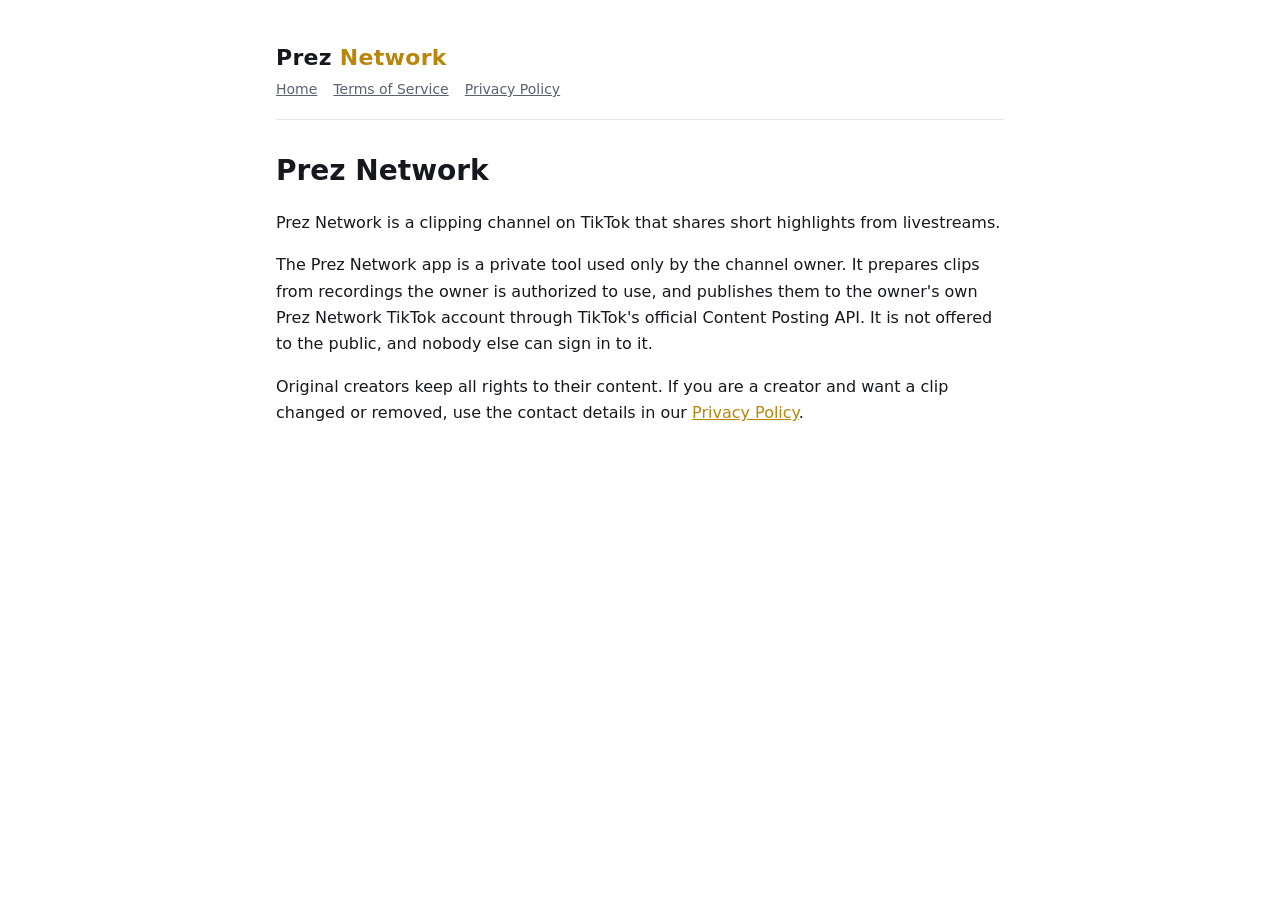
<file: index.html>
<!doctype html>
<html lang="en">
<head>
  <meta charset="utf-8"><meta name="viewport" content="width=device-width, initial-scale=1">
  <title>Prez Network</title>
  <link rel="stylesheet" href="style.css">
</head>
<body>
<main>
  <header>
    <div class="brand">Prez <span>Network</span></div>
    <nav><a href="index.html">Home</a><a href="terms.html">Terms of Service</a><a href="privacy.html">Privacy Policy</a></nav>
  </header>
  <h1>Prez Network</h1>
  <p>Prez Network is a clipping channel on TikTok that shares short highlights from livestreams.</p>
  <p>The Prez Network app is a private tool used only by the channel owner. It prepares clips from recordings the owner is
    authorized to use, and publishes them to the owner's own Prez Network TikTok account through TikTok's official
    Content Posting API. It is not offered to the public, and nobody else can sign in to it.</p>
  <p>Original creators keep all rights to their content. If you are a creator and want a clip changed or removed, use the
    contact details in our <a href="privacy.html#contact">Privacy Policy</a>.</p>
</main>
</body>
</html>
</file>
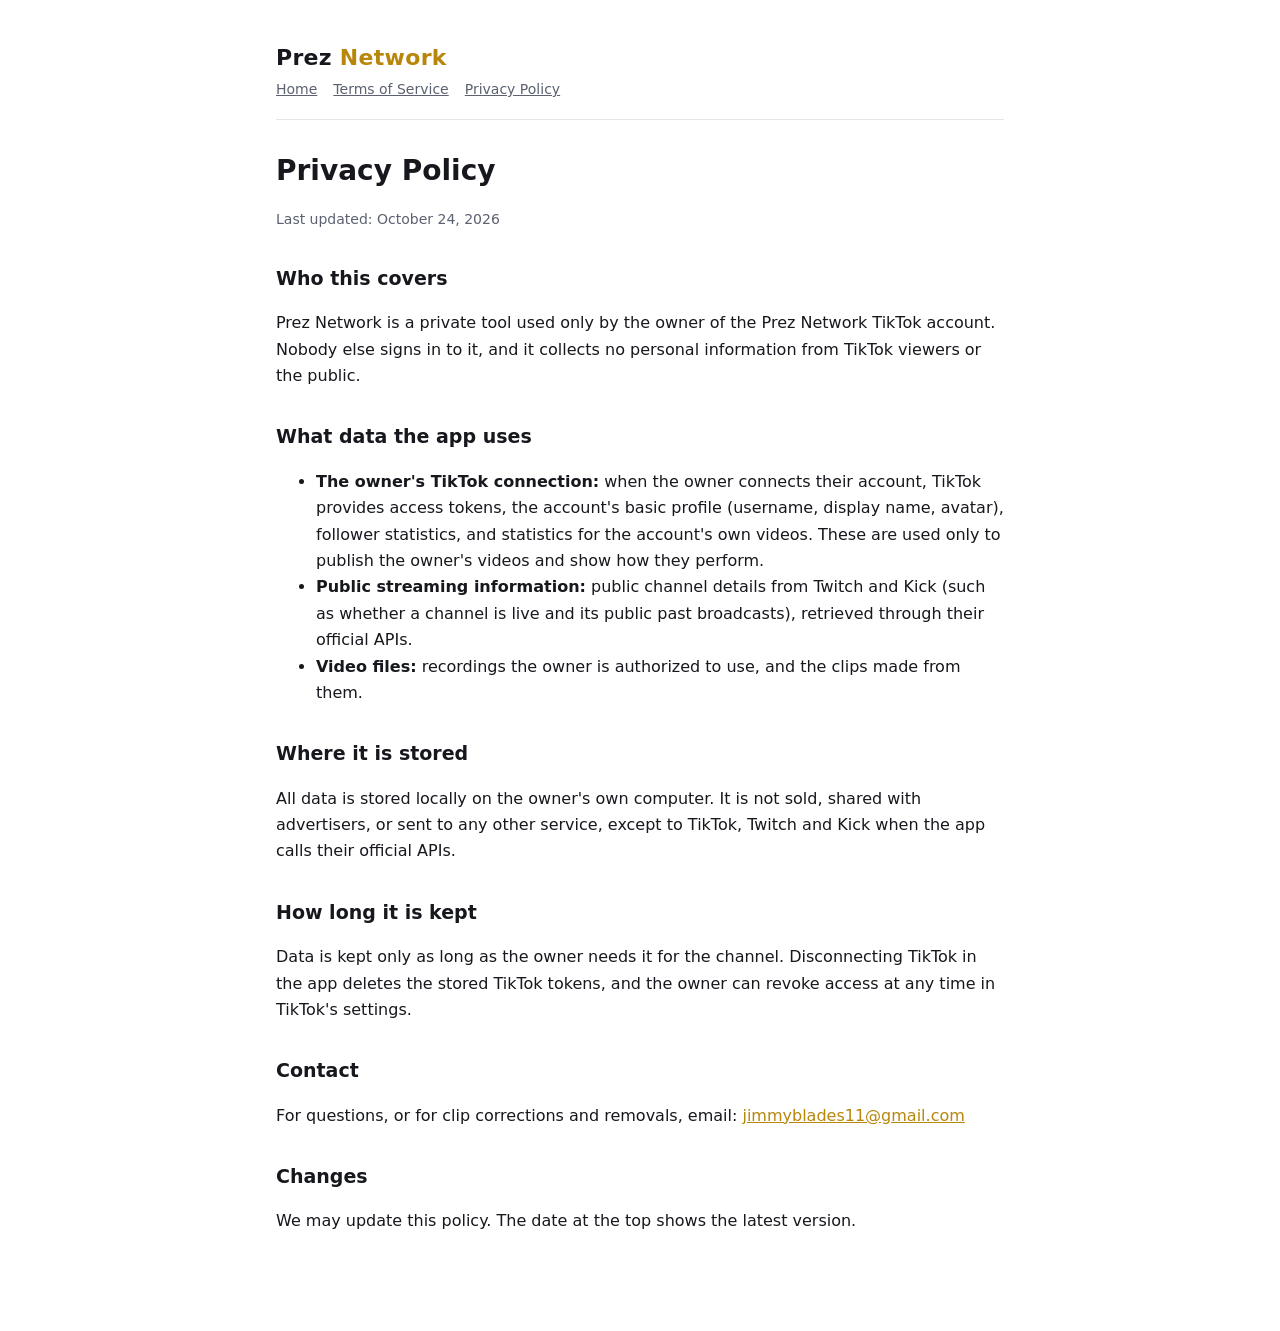
<file: privacy.html>
<!doctype html>
<html lang="en">
<head>
  <meta charset="utf-8"><meta name="viewport" content="width=device-width, initial-scale=1">
  <title>Privacy Policy · Prez Network</title>
  <link rel="stylesheet" href="style.css">
</head>
<body>
<main>
  <header>
    <div class="brand">Prez <span>Network</span></div>
    <nav><a href="index.html">Home</a><a href="terms.html">Terms of Service</a><a href="privacy.html">Privacy Policy</a></nav>
  </header>
  <h1>Privacy Policy</h1>
  <p class="muted">Last updated: October 24, 2026</p>

  <h2>Who this covers</h2>
  <p>Prez Network is a private tool used only by the owner of the Prez Network TikTok account. Nobody else signs in to it,
    and it collects no personal information from TikTok viewers or the public.</p>

  <h2>What data the app uses</h2>
  <ul>
    <li><b>The owner's TikTok connection:</b> when the owner connects their account, TikTok provides access tokens, the
      account's basic profile (username, display name, avatar), follower statistics, and statistics for the account's own
      videos. These are used only to publish the owner's videos and show how they perform.</li>
    <li><b>Public streaming information:</b> public channel details from Twitch and Kick (such as whether a channel is live
      and its public past broadcasts), retrieved through their official APIs.</li>
    <li><b>Video files:</b> recordings the owner is authorized to use, and the clips made from them.</li>
  </ul>

  <h2>Where it is stored</h2>
  <p>All data is stored locally on the owner's own computer. It is not sold, shared with advertisers, or sent to any other
    service, except to TikTok, Twitch and Kick when the app calls their official APIs.</p>

  <h2>How long it is kept</h2>
  <p>Data is kept only as long as the owner needs it for the channel. Disconnecting TikTok in the app deletes the stored
    TikTok tokens, and the owner can revoke access at any time in TikTok's settings.</p>

  <h2 id="contact">Contact</h2>
  <p>For questions, or for clip corrections and removals, email: <a href="mailto:jimmyblades11@gmail.com">jimmyblades11@gmail.com</a></p>

  <h2>Changes</h2>
  <p>We may update this policy. The date at the top shows the latest version.</p>
</main>
</body>
</html>
</file>
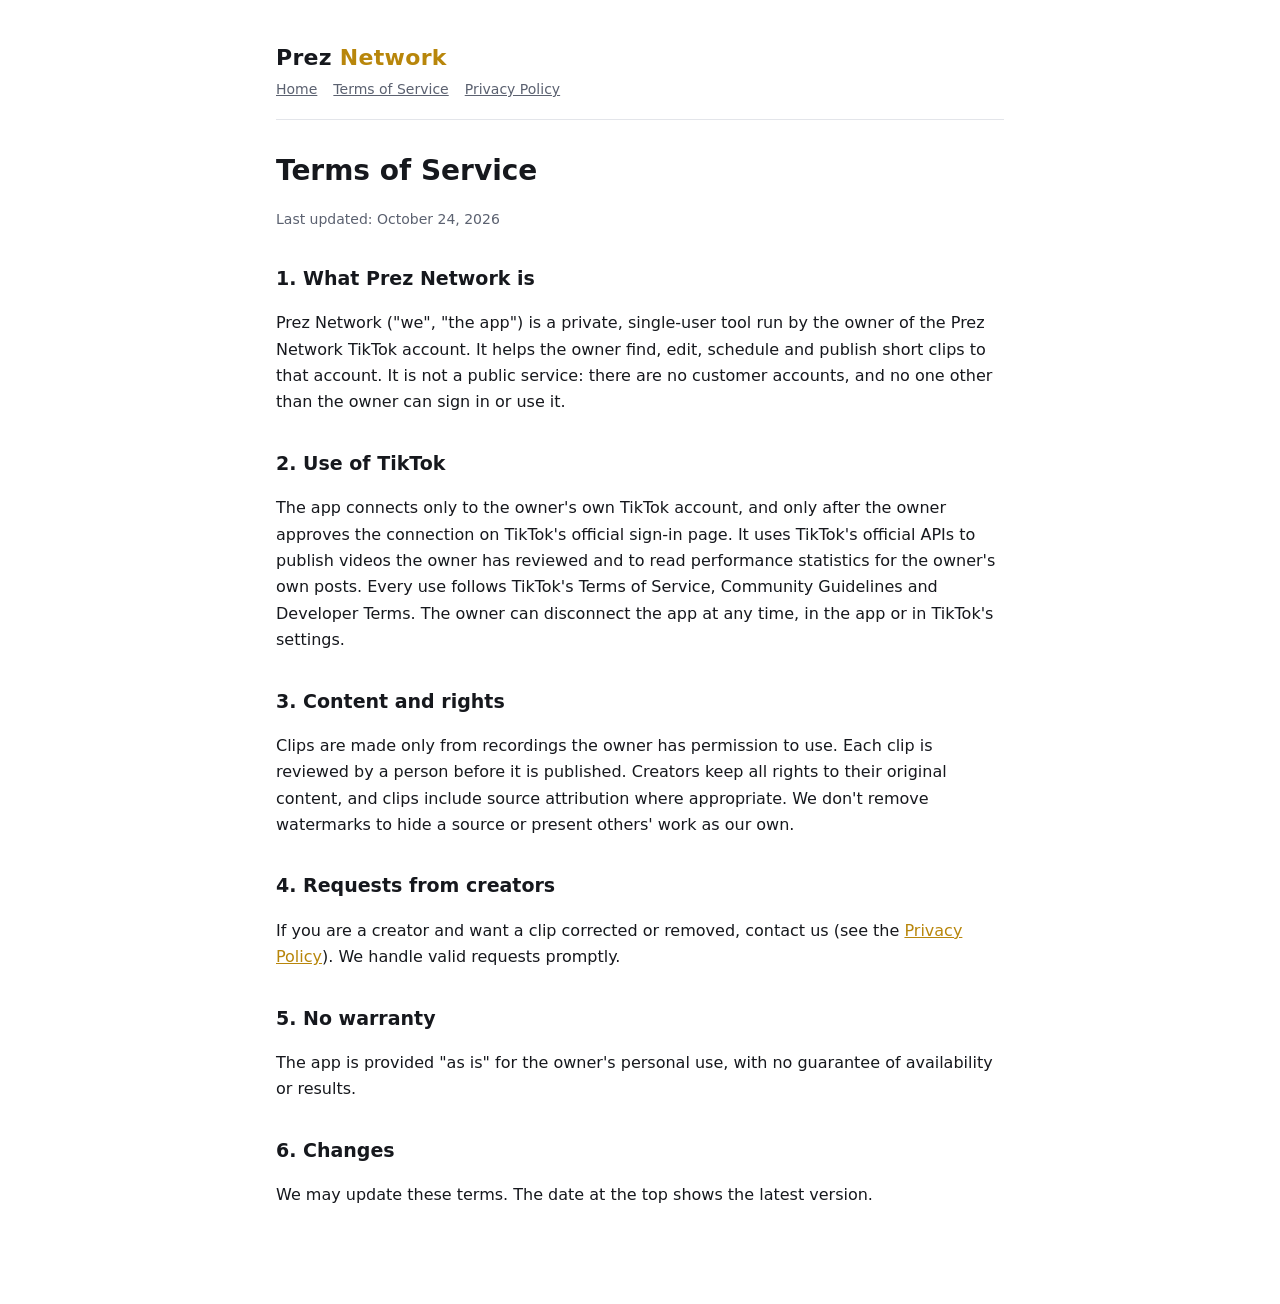
<file: terms.html>
<!doctype html>
<html lang="en">
<head>
  <meta charset="utf-8"><meta name="viewport" content="width=device-width, initial-scale=1">
  <title>Terms of Service · Prez Network</title>
  <link rel="stylesheet" href="style.css">
</head>
<body>
<main>
  <header>
    <div class="brand">Prez <span>Network</span></div>
    <nav><a href="index.html">Home</a><a href="terms.html">Terms of Service</a><a href="privacy.html">Privacy Policy</a></nav>
  </header>
  <h1>Terms of Service</h1>
  <p class="muted">Last updated: October 24, 2026</p>

  <h2>1. What Prez Network is</h2>
  <p>Prez Network ("we", "the app") is a private, single-user tool run by the owner of the Prez Network TikTok account.
    It helps the owner find, edit, schedule and publish short clips to that account. It is not a public service:
    there are no customer accounts, and no one other than the owner can sign in or use it.</p>

  <h2>2. Use of TikTok</h2>
  <p>The app connects only to the owner's own TikTok account, and only after the owner approves the connection on
    TikTok's official sign-in page. It uses TikTok's official APIs to publish videos the owner has reviewed and to read
    performance statistics for the owner's own posts. Every use follows TikTok's Terms of Service, Community Guidelines
    and Developer Terms. The owner can disconnect the app at any time, in the app or in TikTok's settings.</p>

  <h2>3. Content and rights</h2>
  <p>Clips are made only from recordings the owner has permission to use. Each clip is reviewed by a person before it is
    published. Creators keep all rights to their original content, and clips include source attribution where
    appropriate. We don't remove watermarks to hide a source or present others' work as our own.</p>

  <h2>4. Requests from creators</h2>
  <p>If you are a creator and want a clip corrected or removed, contact us (see the <a href="privacy.html#contact">Privacy
    Policy</a>). We handle valid requests promptly.</p>

  <h2>5. No warranty</h2>
  <p>The app is provided "as is" for the owner's personal use, with no guarantee of availability or results.</p>

  <h2>6. Changes</h2>
  <p>We may update these terms. The date at the top shows the latest version.</p>
</main>
</body>
</html>
</file>
<file: style.css>
:root { --bg: #ffffff; --text: #16181d; --muted: #5b6170; --accent: #b8860b; --line: #e3e5ea; }
@media (prefers-color-scheme: dark) { :root { --bg: #0d0f14; --text: #e8ebf2; --muted: #9aa3b5; --accent: #f5c518; --line: #2a3142; } }
* { box-sizing: border-box; }
body { margin: 0; background: var(--bg); color: var(--text); font: 16px/1.65 "Segoe UI", system-ui, -apple-system, sans-serif; }
main { max-width: 760px; margin: 0 auto; padding: 40px 16px 80px; }
header { border-bottom: 1px solid var(--line); padding-bottom: 16px; margin-bottom: 28px; }
.brand { font-weight: 800; font-size: 22px; letter-spacing: .3px; } .brand span { color: var(--accent); }
nav a { color: var(--muted); margin-right: 16px; font-size: 14px; }
h1 { font-size: 28px; margin: 8px 0 4px; } h2 { font-size: 19px; margin-top: 32px; }
.muted { color: var(--muted); font-size: 14px; }
a { color: var(--accent); }
</file>
